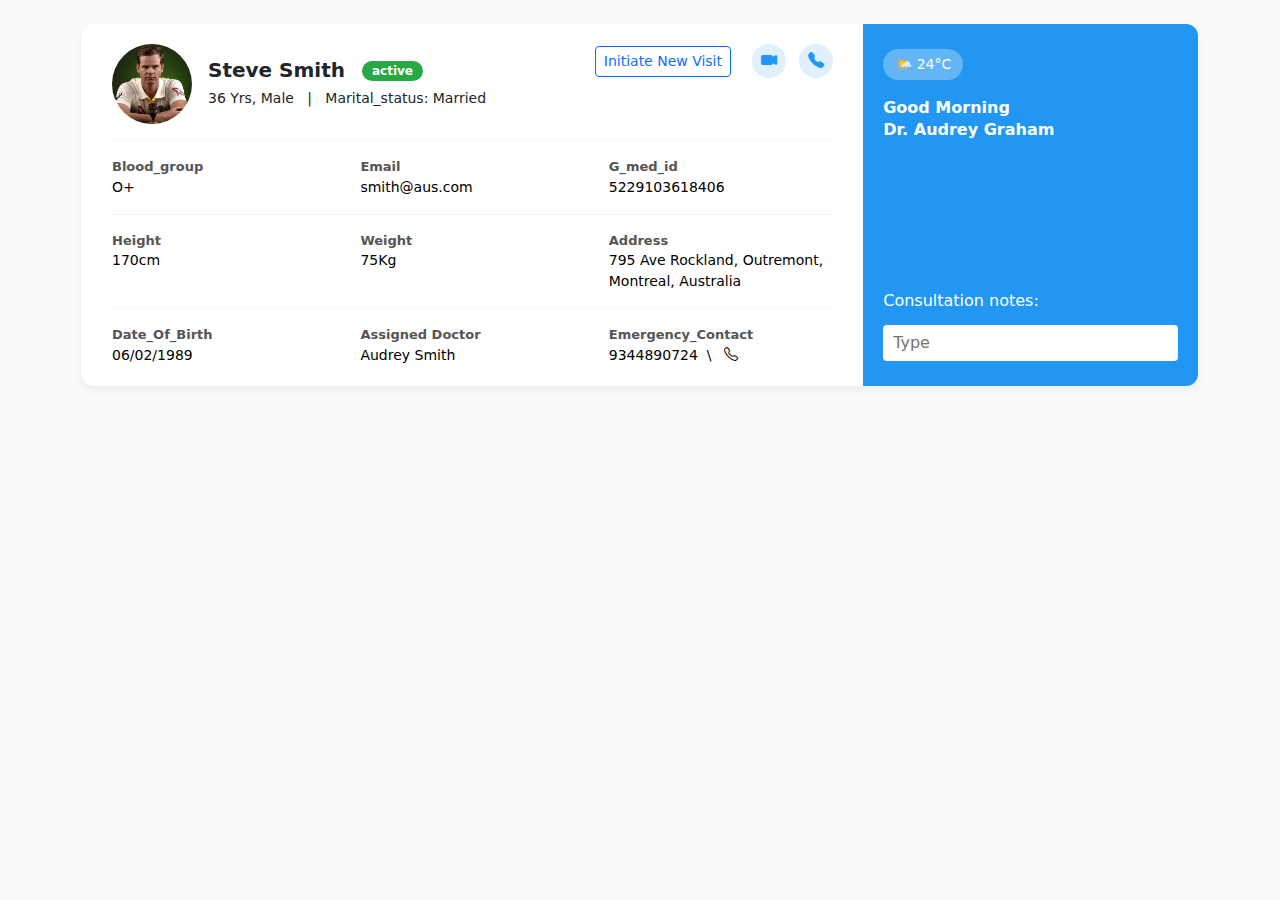
<file: TelthNew/g.html>
<!DOCTYPE html>
<html lang="en">
<head>
  <meta charset="UTF-8" />
  <meta name="viewport" content="width=device-width, initial-scale=1" />
  <title>Patient Card</title>
  <link href="https://cdn.jsdelivr.net/npm/bootstrap@5.3.3/dist/css/bootstrap.min.css" rel="stylesheet">
  <link href="https://cdn.jsdelivr.net/npm/bootstrap-icons@1.10.5/font/bootstrap-icons.css" rel="stylesheet">
  <style>
    .patient-card {
      display: flex;
      background-color: #fff;
      border-radius: 12px;
      box-shadow: 0 4px 8px rgba(0,0,0,0.05);
      overflow: hidden;
    }
    .left-section {
      flex: 1 1 70%;
      padding: 20px 30px;
    }
    .right-section {
      flex: 1 1 30%;
      background-color: #2196f3;
      color: white;
      padding: 25px 20px;
      display: flex;
      flex-direction: column;
      justify-content: space-between;
    }
    .profile-img {
      width: 80px;
      height: 80px;
      object-fit: cover;
      border-radius: 50%;
    }
    .status-badge {
      background-color: #28a745;
      color: #fff;
      font-size: 12px;
      padding: 3px 10px;
      border-radius: 20px;
      margin-left: 10px;
      vertical-align: middle;
    }
    .btn-icon {
      width: 34px;
      height: 34px;
      background-color: #e0f0ff;
      color: #2196f3;
      border-radius: 50%;
      border: none;
      display: inline-flex;
      align-items: center;
      justify-content: center;
      margin-left: 8px;
    }
    hr {
      border-top: 1px solid #ddd;
    }
    .section-label {
      font-size: 13px;
      font-weight: 600;
      color: #555;
    }
    .section-value {
      font-size: 14px;
      font-weight: 500;
      color: #000;
    }
    .weather-badge {
      background-color: rgba(255,255,255,0.3);
      padding: 5px 12px;
      border-radius: 20px;
      font-size: 14px;
      display: inline-block;
    }
    .consult-input {
      border: none;
      border-radius: 4px;
      padding: 6px 10px;
      margin-top: 4px;
      width: 100%;
    }
  </style>
</head>
<body class="bg-light p-4">

  <div class="container">
    <div class="patient-card">
      <!-- Left Section -->
      <div class="left-section">
        <div class="d-flex justify-content-between align-items-start mb-3">
          <div class="d-flex align-items-center">
            <img src="images/avatar/smith.png" alt="Profile" class="profile-img me-3" />
            <div>
              <h5 class="mb-1 fw-bold">
                Steve Smith 
                <span class="status-badge">active</span>
              </h5>
              <small>36 Yrs, Male &nbsp; | &nbsp; Marital_status:  Married</small>
            </div>
          </div>
          <div>
            <button class="btn btn-outline-primary btn-sm me-2">Initiate New Visit</button>
            <button class="btn-icon"><i class="bi bi-camera-video-fill"></i></button>
            <button class="btn-icon"><i class="bi bi-telephone-fill"></i></button>
          </div>
        </div>

        <hr />

        <div class="row mb-3">
          <div class="col-md-4 col-xl-4">
            <div class="section-label">Blood_group</div>
            <div class="section-value">O+</div>
          </div>
          <div class="col-md-4 col-xl-4">
            <div class="section-label">Email</div>
            <div class="section-value">smith@aus.com</div>
          </div>
          <div class="col-md-4">
            <div class="section-label">G_med_id</div>
            <div class="section-value">5229103618406</div>
          </div>
        </div>
<hr>
        <div class="row mb-3">
          <div class="col-md-4">
            <div class="section-label">Height</div>
            <div class="section-value">170cm</div>
          </div>
         
          <div class="col-md-4">
            <div class="section-label">Weight</div>
            <div class="section-value">75Kg</div>
          </div>
           <div class="col-md-4">
            <div class="section-label">Address</div>
            <div class="section-value">795 Ave Rockland, Outremont, Montreal, Australia</div>
          </div>
        </div>
<hr>
        <div class="row">
          <div class="col-md-4">
            <div class="section-label">Date_Of_Birth</div>
            <div class="section-value">06/02/1989</div>
          </div>
          <div class="col-md-4">
            <div class="section-label">Assigned Doctor</div>
            <div class="section-value">Audrey Smith</div>
          </div>
          <div class="col-md-4">
            <div class="section-label">Emergency_Contact</div>
            <div class="section-value d-flex align-items-center">
              9344890724 &nbsp;\ &nbsp; <i class="bi bi-telephone ms-1"></i>
            </div>
          </div>
        </div>
      </div>

      <!-- Right Section -->
      <div class="right-section">
        <div>
          <div class="weather-badge mb-3">🌤️ 24°C</div>
          <div class="mb-4">
            <div class="fw-semibold">Good Morning</div>
            <h6 class="fw-bold">Dr. Audrey Graham</h6>
          </div>
        </div>
        <div>
          <label class="form-label text-white">Consultation notes:</label>
          <input type="text" class="consult-input" placeholder="Type" />
        </div>
      </div>
    </div>
  </div>

</body>
</html>
</file>
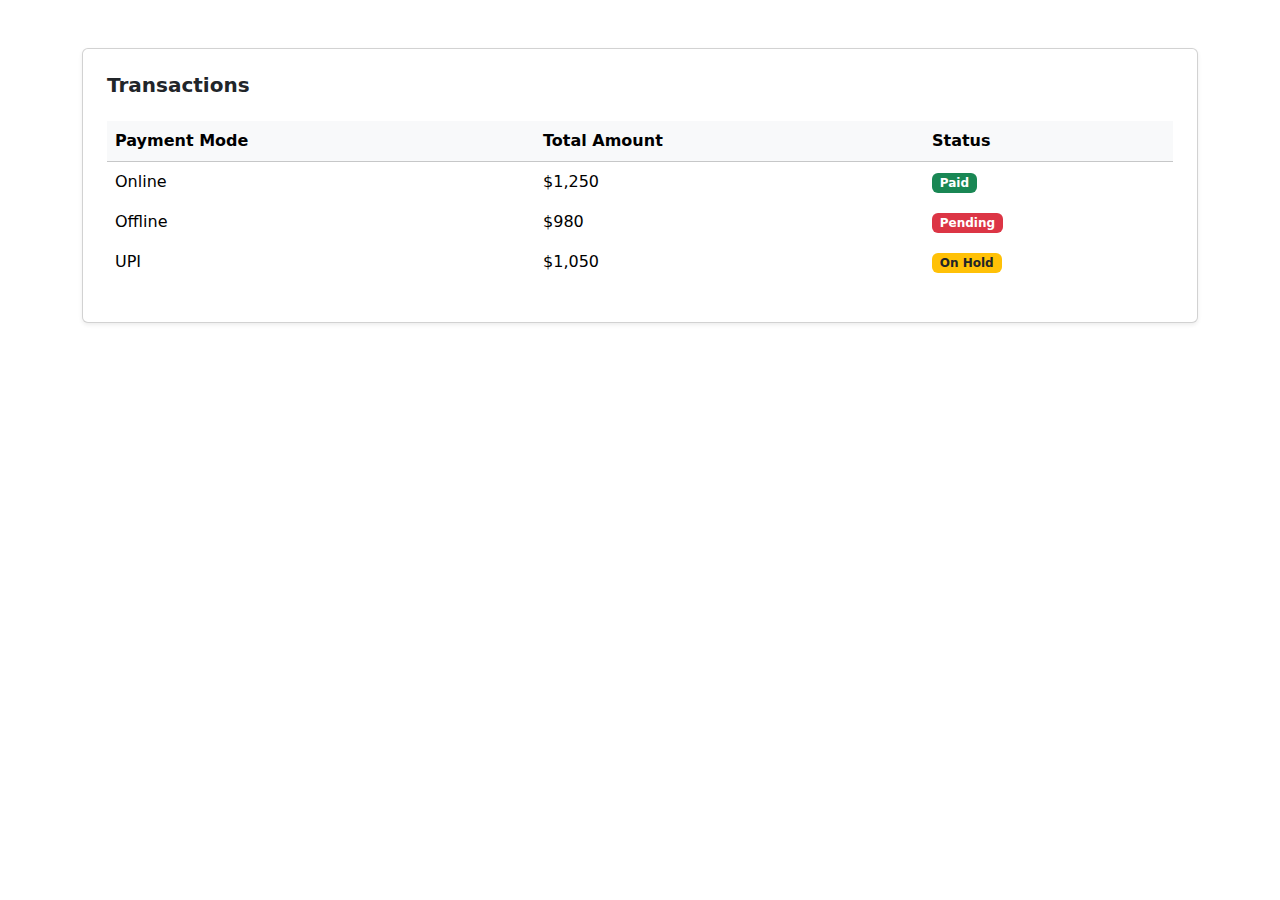
<file: TelthNew/hi.html>
<!DOCTYPE html>
<html lang="en">
<head>
  <meta charset="UTF-8">
  <title>Transaction Summary</title>
  <meta name="viewport" content="width=device-width, initial-scale=1">
  <!-- Bootstrap CSS -->
  <link href="https://cdn.jsdelivr.net/npm/bootstrap@5.3.2/dist/css/bootstrap.min.css" rel="stylesheet">

  <style>
    /* Remove bottom border from tbody rows */
    table tbody tr,
    table tbody td {
      border-bottom: none !important;
    }
  </style>
</head>
<body>

<div class="container my-5">
  <div class="card p-4 shadow-sm">
    <!-- Heading -->
    <div class="d-flex justify-content-between align-items-center mb-3 flex-wrap">
      <h5 class="fw-bold mb-2">Transactions</h5>
    </div>

    <!-- Table -->
    <div class="table-responsive">
      <table class="table align-middle">
        <thead class="table-light">
          <tr>
            <th>Payment Mode</th>
            <th>Total Amount</th>
            <th>Status</th>
          </tr>
        </thead>
        <tbody>
          <tr>
            <td>Online</td>
            <td>$1,250</td>
            <td><span class="badge bg-success">Paid</span></td>
          </tr>
          <tr>
            <td>Offline</td>
            <td>$980</td>
            <td><span class="badge bg-danger">Pending</span></td>
          </tr>
          <tr>
            <td>UPI</td>
            <td>$1,050</td>
            <td><span class="badge bg-warning text-dark">On Hold</span></td>
          </tr>
        </tbody>
      </table>
    </div>
  </div>
</div>

<!-- Bootstrap JS -->
<script src="https://cdn.jsdelivr.net/npm/bootstrap@5.3.2/dist/js/bootstrap.bundle.min.js"></script>
</body>
</html>
</file>
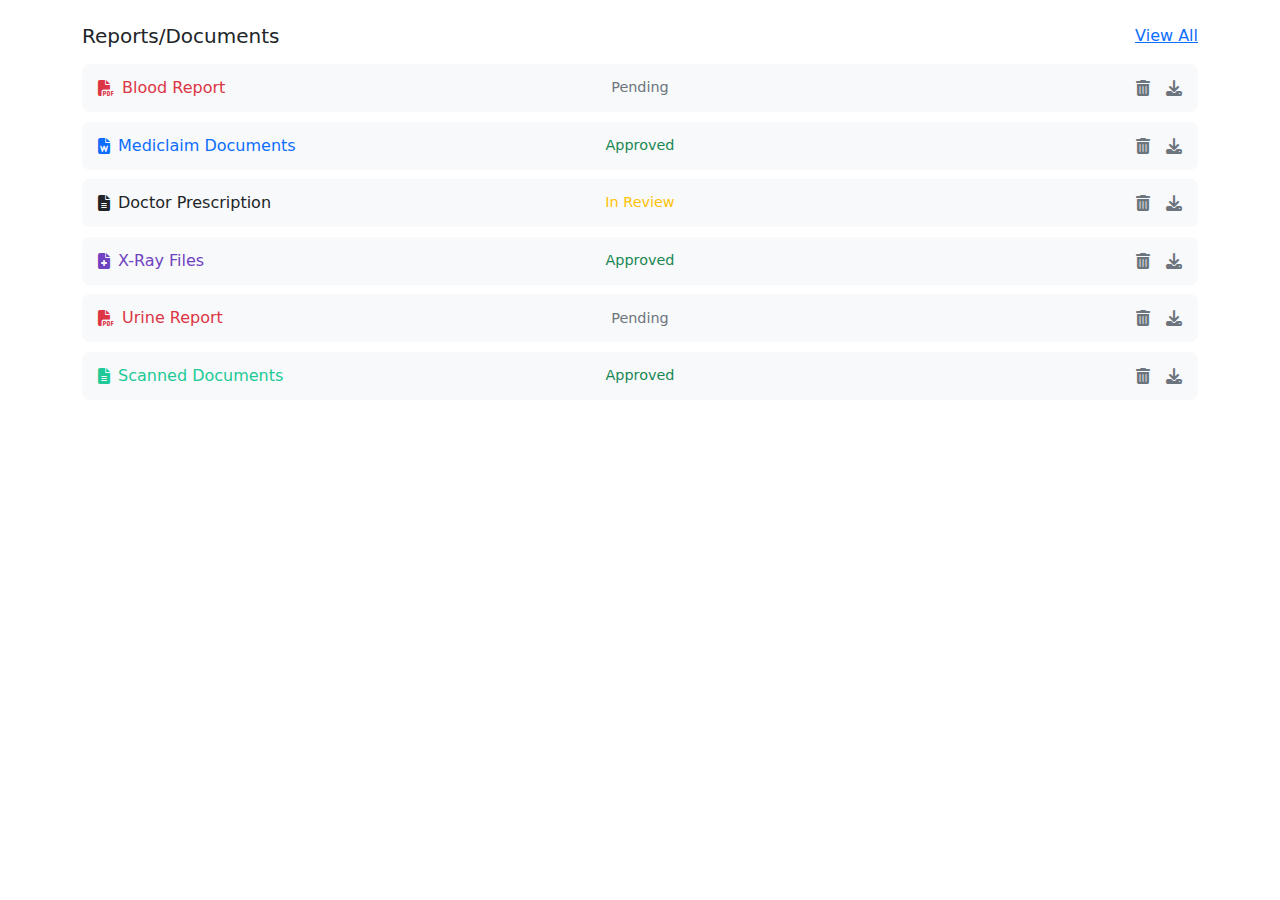
<file: TelthNew/y.html>
<!DOCTYPE html>
<html lang="en">
<head>
  <meta charset="UTF-8">
  <title>Reports/Documents</title>
  <meta name="viewport" content="width=device-width, initial-scale=1">
  <link href="https://cdn.jsdelivr.net/npm/bootstrap@5.3.2/dist/css/bootstrap.min.css" rel="stylesheet">
  <style>
    .report-card {
      background-color: #f8f9fa;
      border-radius: 0.5rem;
      padding: 0.75rem 1rem;
      margin-bottom: 0.6rem;
    }

    .report-row {
      display: flex;
      align-items: center;
      justify-content: space-between;
      flex-wrap: wrap;
    }

    .report-icon {
      display: flex;
      align-items: center;
      gap: 0.5rem;
      flex: 1;
      min-width: 150px;
    }

    .report-status {
      text-align: center;
      flex: 1;
      min-width: 100px;
      font-size: 0.9rem;
    }

    .report-actions {
      display: flex;
      gap: 1rem;
      justify-content: end;
      flex: 1;
      min-width: 120px;
    }

    .text-purple { color: #6f42c1; }
    .text-teal { color: #20c997; }
  </style>

  <!-- Font Awesome CDN -->
  <link rel="stylesheet" href="https://cdnjs.cloudflare.com/ajax/libs/font-awesome/6.5.0/css/all.min.css" />
</head>
<body>

<div class="container my-4">
  <div>
    <div class="d-flex justify-content-between align-items-center mb-3 flex-wrap">
      <h5 class="mb-2 mb-sm-0">Reports/Documents</h5>
      <a href="#" class="text-primary">View All</a>
    </div>

    <!-- Report Items -->
    <div class="report-card">
      <div class="report-row">
        <div class="report-icon text-danger">
          <i class="fas fa-file-pdf"></i> Blood Report
        </div>
        <div class="report-status text-secondary">Pending</div>
        <div class="report-actions text-secondary">
          <i class="fas fa-trash-alt"></i>
          <i class="fas fa-download"></i>
        </div>
      </div>
    </div>

    <div class="report-card">
      <div class="report-row">
        <div class="report-icon text-primary">
          <i class="fas fa-file-word"></i> Mediclaim Documents
        </div>
        <div class="report-status text-success">Approved</div>
        <div class="report-actions text-secondary">
          <i class="fas fa-trash-alt"></i>
          <i class="fas fa-download"></i>
        </div>
      </div>
    </div>

    <div class="report-card">
      <div class="report-row">
        <div class="report-icon text-dark">
          <i class="fas fa-file-lines"></i> Doctor Prescription
        </div>
        <div class="report-status text-warning">In Review</div>
        <div class="report-actions text-secondary">
          <i class="fas fa-trash-alt"></i>
          <i class="fas fa-download"></i>
        </div>
      </div>
    </div>

    <div class="report-card">
      <div class="report-row">
        <div class="report-icon text-purple">
          <i class="fas fa-file-medical"></i> X-Ray Files
        </div>
        <div class="report-status text-success">Approved</div>
        <div class="report-actions text-secondary">
          <i class="fas fa-trash-alt"></i>
          <i class="fas fa-download"></i>
        </div>
      </div>
    </div>

    <div class="report-card">
      <div class="report-row">
        <div class="report-icon text-danger">
          <i class="fas fa-file-pdf"></i> Urine Report
        </div>
        <div class="report-status text-secondary">Pending</div>
        <div class="report-actions text-secondary">
          <i class="fas fa-trash-alt"></i>
          <i class="fas fa-download"></i>
        </div>
      </div>
    </div>

    <div class="report-card">
      <div class="report-row">
        <div class="report-icon text-teal">
          <i class="fas fa-file-alt"></i> Scanned Documents
        </div>
        <div class="report-status text-success">Approved</div>
        <div class="report-actions text-secondary">
          <i class="fas fa-trash-alt"></i>
          <i class="fas fa-download"></i>
        </div>
      </div>
    </div>

  </div>
</div>

</body>
</html>
</file>
